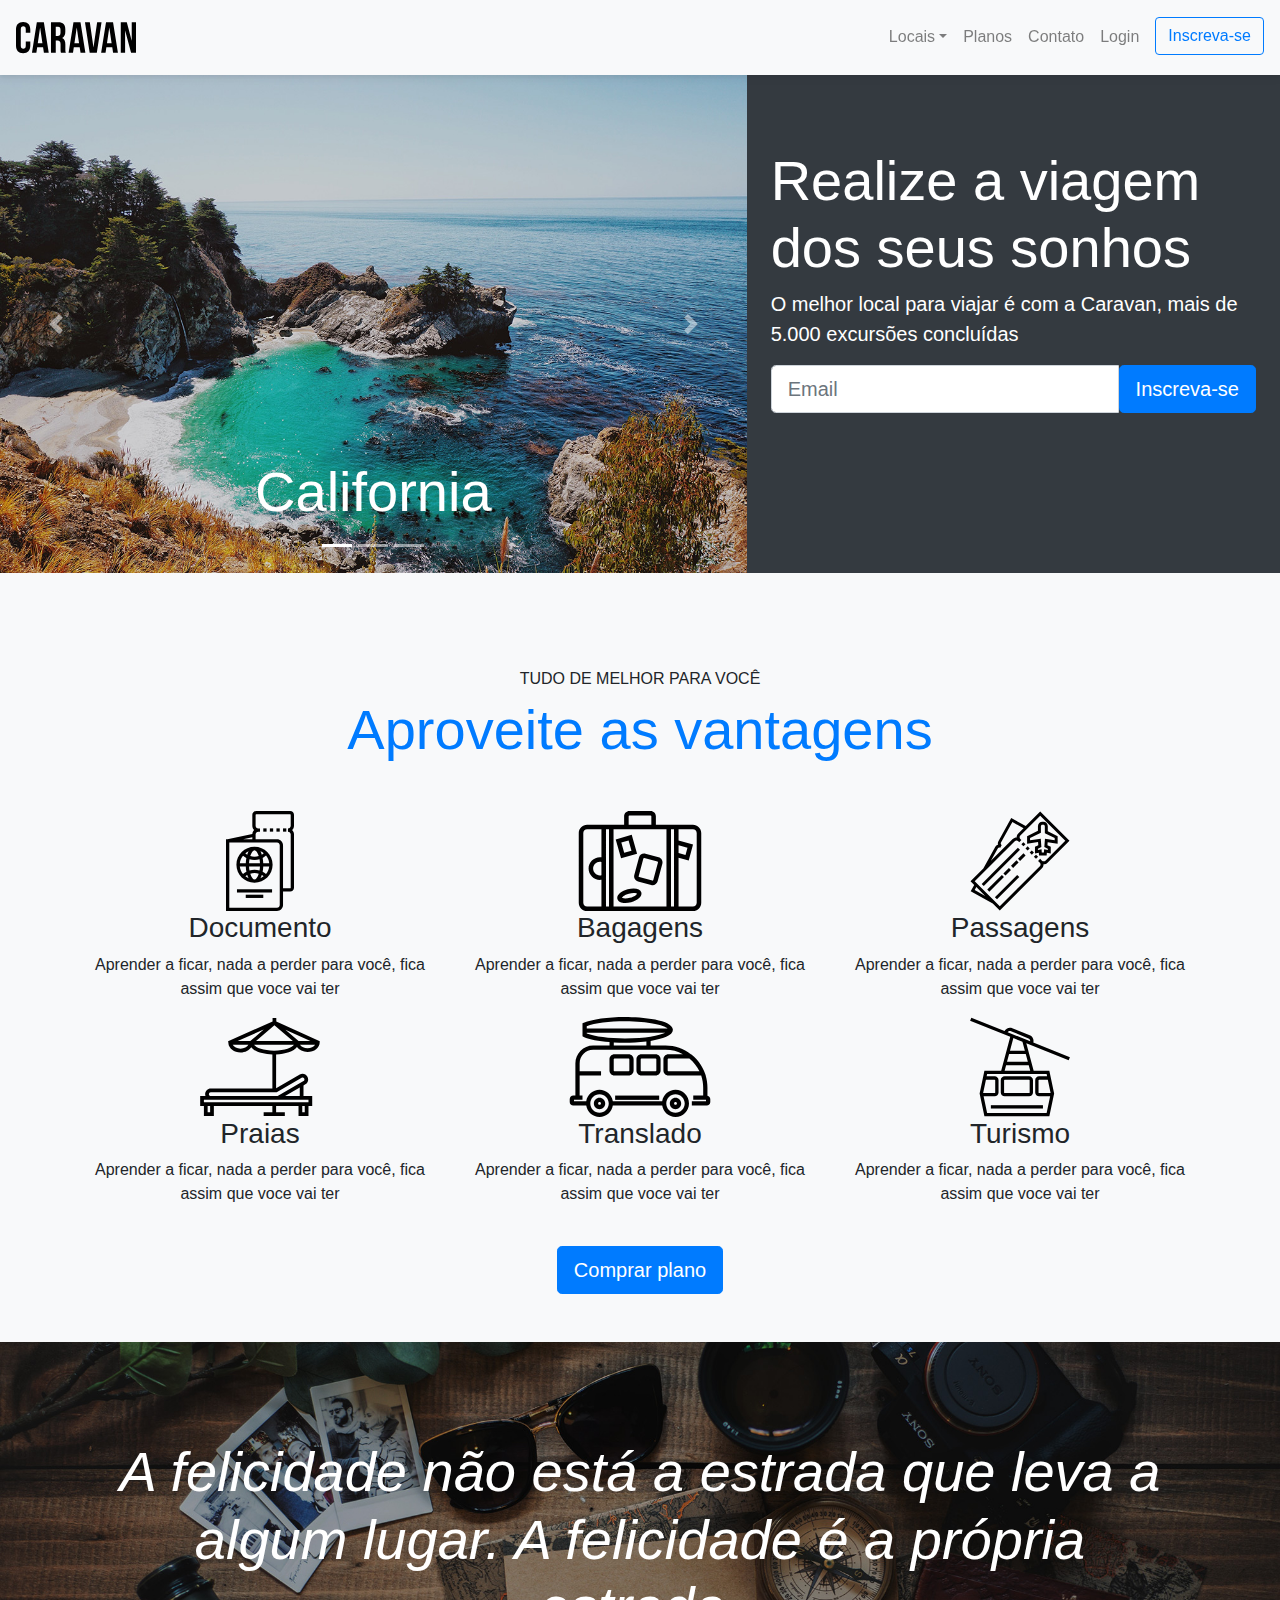
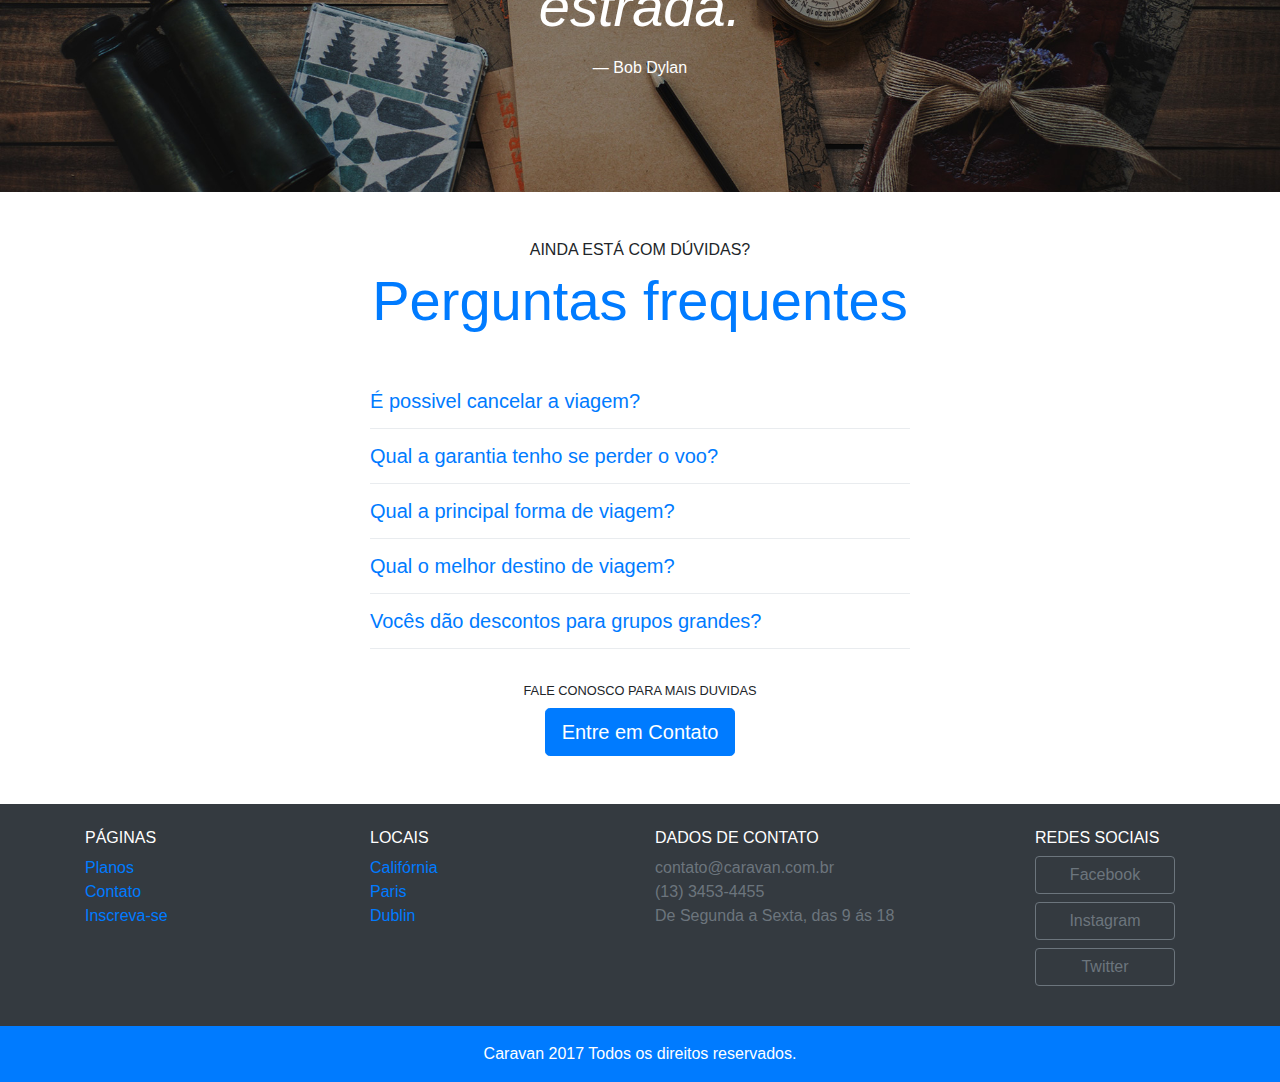
<file: index.html>
<!DOCTYPE html>
            <html lang="pt-br">
              <head>
                <meta charset="utf-8">
                <meta name="viewport" content="width=device-width, initial-scale=1, shrink-to-fit=no">
                <link rel="stylesheet" href="https://maxcdn.bootstrapcdn.com/bootstrap/4.0.0/css/bootstrap.min.css" integrity="sha384-Gn5384xqQ1aoWXA+058RXPxPg6fy4IWvTNh0E263XmFcJlSAwiGgFAW/dAiS6JXm" crossorigin="anonymous">
                <link rel="stylesheet" href="css/style.css">
                <title>Caravan</title>
              </head>
              <body>

           <!-- Modal -->
        <div class="modal fade" id="modalLogin" tabindex="-1" role="dialog" aria-labelledby="exampleModalLabel" aria-hidden="true">
          <div class="modal-dialog" role="document">
            <div class="modal-content">
              <div class="modal-header">
                <h5 class="modal-title" id="exampleModalLabel">Entre na sua conta</h5>
                <button type="button" class="close" data-dismiss="modal" aria-label="Close">
                  <span aria-hidden="true">&times;</span>
                </button>
              </div>
              <div class="modal-body">
                <form>
              <div class="form-group">
                <label for="formGroupExampleInput">Email</label>
                <input type="text" class="form-control" id="email" >
              </div>
              <div class="form-group">
                <label for="formGroupExampleInput2">Senha</label>
                <input type="password" class="form-control" id="senha">
              </div>
                <button type="submit" class="btn btn-primary">Entrar na conta</button>

                  <small class="form-text text-muted">Esqueceu a senha?<a href="">Clique aqui</a></small>
            </form>

              </div>


            </div>
          </div>
        </div>
           <!-- FECHA MODAL -->

            <nav class="navbar navbar-expand-md navbar-light bg-light fixed-top py-3 box-shadow">
                <a href="index.html" class="navbar-brand">
                    <img src="img/caravan.svg" alt="Marca">
                </a>
                <button class="navbar-toggler" type="button" data-toggle="collapse" data-target="#navbarSupportedContent" aria-controls="navbarSupportedContent" aria-expanded="false" aria-label="Toggle navigation">
                    <span class="navbar-toggler-icon"></span>
                </button>

                  <div class="collapse navbar-collapse" id="navbarSupportedContent">
                      <ul class="navbar-nav ml-auto">
                          <li class="nav-item dropdown">
                              <a class="nav-link dropdown-toggle" href="#" id="navbarDropdown" role="button" data-toggle="dropdown" aria-haspopup="true" aria-expanded="false">Locais</a>
                              <div class="dropdown-menu" aria-labelledby="navbarDropdown">
                              <a class="dropdown-item" href="#"></a>
                              <a class="dropdown-item" href="local.html">California</a>
                                <a class="dropdown-item" href="local.html">Paris</a>
                                <a class="dropdown-item" href="local.html">Dubai</a>
                            </div>
                          </li>
                          <li class="nav-item">
                              <a class="nav-link" href="planos.html">Planos</a>
                          </li>
                          <li class="nav-item">
                              <a class="nav-link" href="contato.html">Contato</a>
                          </li>
                          <li class="nav-item">
                              <a class="nav-link" href="#" data-toggle="modal" data-target="#modalLogin">Login</a>
                          </li>
                          <li class="nav-item">
                              <a class="btn btn-outline-primary ml-md-2" href="inscrição.html">Inscreva-se</a>
                          </li>
                      </ul>
                </div>
            </nav>

            <section class="container-fluid">
                <div class="row bg-dark text-white">
                    <div class="col-lg-7 p-0">
                        <div id="carouselExampleIndicators" class="carousel slide " data-ride="carousel">
                      <ol class="carousel-indicators">
                        <li data-target="#carouselExampleIndicators" data-slide-to="0" class="active"></li>
                        <li data-target="#carouselExampleIndicators" data-slide-to="1"></li>
                        <li data-target="#carouselExampleIndicators" data-slide-to="2"></li>
                      </ol>
                      <div class="carousel-inner">
                        <div class="carousel-item active">
                          <img class="d-block w-100" src="img/california.jpg" alt="California">
                          <div class="carousel-caption">
                              <h3 class="display-4">California</h3>
                          </div>
                        </div>
                        <div class="carousel-item">
                          <img class="d-block w-100" src="img/paris.jpg" alt="Paris">
                           <div class="carousel-caption">
                              <h3 class="display-4">Paris</h3>
                          </div>
                        </div>
                        <div class="carousel-item">
                          <img class="d-block w-100" src="img/dublin.jpg" alt="Dublin">
                           <div class="carousel-caption">
                              <h3 class="display-4">Dublin</h3>
                          </div>
                        </div>
                      </div>
                      <a class="carousel-control-prev" href="#carouselExampleIndicators" role="button" data-slide="prev">
                        <span class="carousel-control-prev-icon" aria-hidden="true"></span>
                        <span class="sr-only"></span>
                      </a>
                      <a class="carousel-control-next" href="#carouselExampleIndicators" role="button" data-slide="next">
                        <span class="carousel-control-next-icon" aria-hidden="true"></span>
                        <span class="sr-only"></span>
                      </a>
                    </div>        
                    </div>
                    <div class="col-lg-5 p-4 my-5">
                        <h1 class="display-4">Realize a viagem dos seus sonhos</h1>
                        <p class="lead">O melhor local para viajar é com a Caravan, mais de 5.000 excursões concluídas</p>
                        <form action="">
                            <div class="input-group input-group-lg">
                                <input type="text" class="form-control " placeholder="Email" aria-label="Email" aria-describedby="basic-addon2">
                                  <span class="input-group-btn">
                                    <button class="btn btn-primary btn-lg" type="button">Inscreva-se</button>
                                  </span>
                            </div>
                        </form>
                    </div>
                </div>
            </section>

            <section class="py-5 bg-light text-center">
                <div class="container"> 
                   <div class="my-5">
                    <span class="h6 d-block">TUDO DE MELHOR PARA VOCÊ</span>
                    <h2 class="display-4  text-primary">Aproveite as vantagens</h2>
                    </div>
                       <div class="row">
                        <div class="col-xl-4 col-md-6">
                            <div class="d-flex justify-content-center icone">
                            <img src="img/icones/passaporte.svg" alt="">
                            </div>
                            <h3>Documento</h3>
                            <p>Aprender a ficar, nada a perder para você, fica assim que voce vai ter</p>
                        </div>
                        <div class="col-xl-4 col-md-6">
                            <div class="d-flex justify-content-center icone">
                            <img src="img/icones/bagagens.svg" alt="">
                            </div>
                            <h3>Bagagens</h3>
                            <p>Aprender a ficar, nada a perder para você, fica assim que voce vai ter</p>
                        </div>
                        <div class="col-xl-4 col-md-6">
                            <div class="d-flex justify-content-center icone">
                            <img src="img/icones/passagens.svg" alt="">
                            </div>
                            <h3>Passagens</h3>
                            <p>Aprender a ficar, nada a perder para você, fica assim que voce vai ter</p>
                        </div>
                        <div class="col-xl-4 col-md-6">
                           <div class="d-flex justify-content-center icone">
                            <img src="img/icones/praias.svg" alt="">
                            </div>
                            <h3>Praias</h3>
                            <p>Aprender a ficar, nada a perder para você, fica assim que voce vai ter</p>
                        </div>
                        <div class="col-xl-4 col-md-6">
                           <div class="d-flex justify-content-center icone">
                            <img src="img/icones/translado.svg" alt="">
                            </div>
                            <h3>Translado</h3>
                            <p>Aprender a ficar, nada a perder para você, fica assim que voce vai ter</p>
                        </div>
                        <div class="col-xl-4 col-md-6">
                           <div class="d-flex justify-content-center icone">
                            <img src="img/icones/turismo.svg" alt="">
                            </div>
                            <h3>Turismo</h3>
                            <p>Aprender a ficar, nada a perder para você, fica assim que voce vai ter</p>
                        </div>
                    </div>
                    <a href="planos.html" class="btn btn-primary btn-lg mt-4">Comprar plano</a>
                </div>
            </section>

            <section id="home-quote" class="p-md-5">
                <blockquote class="blockquote text-center text-white  p-md-5 p-3">
                    <p class="display-4"><em>A felicidade não está a estrada que leva a algum lugar. A felicidade é a própria estrada.</em></p>
                    <footer class="blockquote-footer text-white">Bob Dylan</footer>
                </blockquote>
            </section>

            <section class="container">
                 <div class="my-5 text-center">
                    <span class="h6 d-block">AINDA ESTÁ COM DÚVIDAS?</span>
                    <h2 class="display-4  text-primary">Perguntas frequentes</h2>
                    </div>
                    <div class="row justify-content-center">
                        <div class="col-md-6" id="perguntasFrequentes" data-children=".pergunta">
                           <div class="pergunta py-1">
                               <a class="lead" data-toggle="collapse" data-parent="#perguntasFrequentes" href="#pergunta1" aria-expanded="true" aria-controls="#pergunta1">É possivel cancelar a viagem?</a>
                               <div id="pergunta1" class="collapse" role="tabpanel">
                                   <p >No mundo atual, a percepção das dificuldades afeta positivamente a correta previsão das regras de conduta normativas.No mundo atual, a percepção das dificuldades afeta positivamente a correta previsão das regras de conduta normativas.</p>
                               </div>
                           </div>
                           <div class="dropdown-divider"></div>
                           <div class="pergunta py-1">
                               <a class="lead" data-toggle="collapse" data-parent="#perguntasFrequentes" href="#pergunta2">Qual a garantia tenho se perder o voo?</a>
                               <div id="pergunta2" class="collapse" role="tabpanel">
                                   <p class="">No mundo atual, a percepção das dificuldades afeta positivamente a correta previsão das regras de conduta normativas.No mundo atual, a percepção das dificuldades afeta positivamente a correta previsão das regras de conduta normativas.</p>
                               </div>
                           </div>
                           <div class="dropdown-divider"></div>
                           <div class="pergunta py-1">
                               <a class="lead" data-toggle="collapse" data-parent="#perguntasFrequentes" href="#pergunta3">Qual a principal forma de viagem?</a>
                               <div id="pergunta3" class="collapse" role="tabpanel">
                                   <p class="">No mundo atual, a percepção das dificuldades afeta positivamente a correta previsão das regras de conduta normativas.No mundo atual, a percepção das dificuldades afeta positivamente a correta previsão das regras de conduta normativas.</p>
                               </div>
                           </div>
                           <div class="dropdown-divider"></div>
                           <div class="pergunta py-1">
                               <a class="lead" data-toggle="collapse" data-parent="#perguntasFrequentes" href="#pergunta4">Qual o melhor destino de viagem?</a>
                               <div id="pergunta4" class="collapse" role="tabpanel">
                                   <p class="">No mundo atual, a percepção das dificuldades afeta positivamente a correta previsão das regras de conduta normativas.No mundo atual, a percepção das dificuldades afeta positivamente a correta previsão das regras de conduta normativas.</p>
                               </div>
                           </div>
                           <div class="dropdown-divider"></div>
                           <div class="pergunta py-1">
                               <a class="lead" data-toggle="collapse" data-parent="#perguntasFrequentes" href="#pergunta5">Vocês dão descontos para grupos grandes?</a>
                               <div id="pergunta5" class="collapse" role="tabpanel">
                                   <p class="">No mundo atual, a percepção das dificuldades afeta positivamente a correta previsão das regras de conduta normativas.No mundo atual, a percepção das dificuldades afeta positivamente a correta previsão das regras de conduta normativas.</p>
                               </div>
                           </div>
                        <div class="dropdown-divider"></div>
                        </div>
                    </div>
                     <div class="text-center my-4">
                         <p class="small m-0">FALE CONOSCO PARA MAIS DUVIDAS</p>
                         <a class="btn btn-primary btn-lg mt-2" href="contato.html">Entre em Contato</a>
                     </div>
            </section>

            <footer  class="bg-dark text-white py-4 mt-5">
                <div class="container">
                    <div class="row">
                        <div class="col-md-3 col-6">
                            <h4 class="h6">PÁGINAS</h4>
                            <ul class="list-unstyled">
                                <li><a href="planos.html">Planos</a></li>
                                <li><a href="contato.html">Contato</a></li>
                                <li><a href="inscricao.html">Inscreva-se</a></li>
                            </ul>
                        </div>
                         <div class="col-md-3 col-6">
                            <h4 class="h6">LOCAIS</h4>
                            <ul class="list-unstyled">
                                <li><a href="local.html">Califórnia</a></li>
                                <li><a href="local.html">Paris</a></li>
                                <li><a href="local.html">Dublin</a></li>
                            </ul>
                        </div>
                        <div class="col-md-4 col-6">
                            <h4 class="h6">DADOS DE CONTATO</h4>
                            <ul class="list-unstyled text-secondary">
                                <li>contato@caravan.com.br</li>
                                <li>(13) 3453-4455</li>
                                <li>De Segunda a Sexta, das 9 ás 18</li>
                            </ul>
                        </div>
                        <div class="col-md-2 col-6">
                            <h4 class="h6">REDES SOCIAIS</h4>
                            <ul class="list-unstyled btn-footer">
                                <li><a href="" class="btn btn-outline-secondary btn-block mb-2 ">Facebook</a></li>
                                <li><a href="" class="btn btn-outline-secondary btn-block mb-2 ">Instagram</a></li>
                                <li><a href="" class="btn btn-outline-secondary btn-block mb-2">Twitter</a></li>

                            </ul>
                        </div>
                    </div>
                </div>

            </footer>
            <div class="bg-primary text-center py-3 text-white">
                    <p class="mb-0">Caravan 2017 Todos os direitos reservados.</p>
                </div>


            <script src="https://code.jquery.com/jquery-3.2.1.slim.min.js" integrity="sha384-KJ3o2DKtIkvYIK3UENzmM7KCkRr/rE9/Qpg6aAZGJwFDMVNA/GpGFF93hXpG5KkN" crossorigin="anonymous"></script>
            <script src="https://cdnjs.cloudflare.com/ajax/libs/popper.js/1.12.9/umd/popper.min.js" integrity="sha384-ApNbgh9B+Y1QKtv3Rn7W3mgPxhU9K/ScQsAP7hUibX39j7fakFPskvXusvfa0b4Q" crossorigin="anonymous"></script>
            <script src="https://maxcdn.bootstrapcdn.com/bootstrap/4.0.0/js/bootstrap.min.js" integrity="sha384-JZR6Spejh4U02d8jOt6vLEHfe/JQGiRRSQQxSfFWpi1MquVdAyjUar5+76PVCmYl" crossorigin="anonymous"></script>
            <script type="text/javascript" src="js/app.js"></script>
          </body>
        </html>
</file>
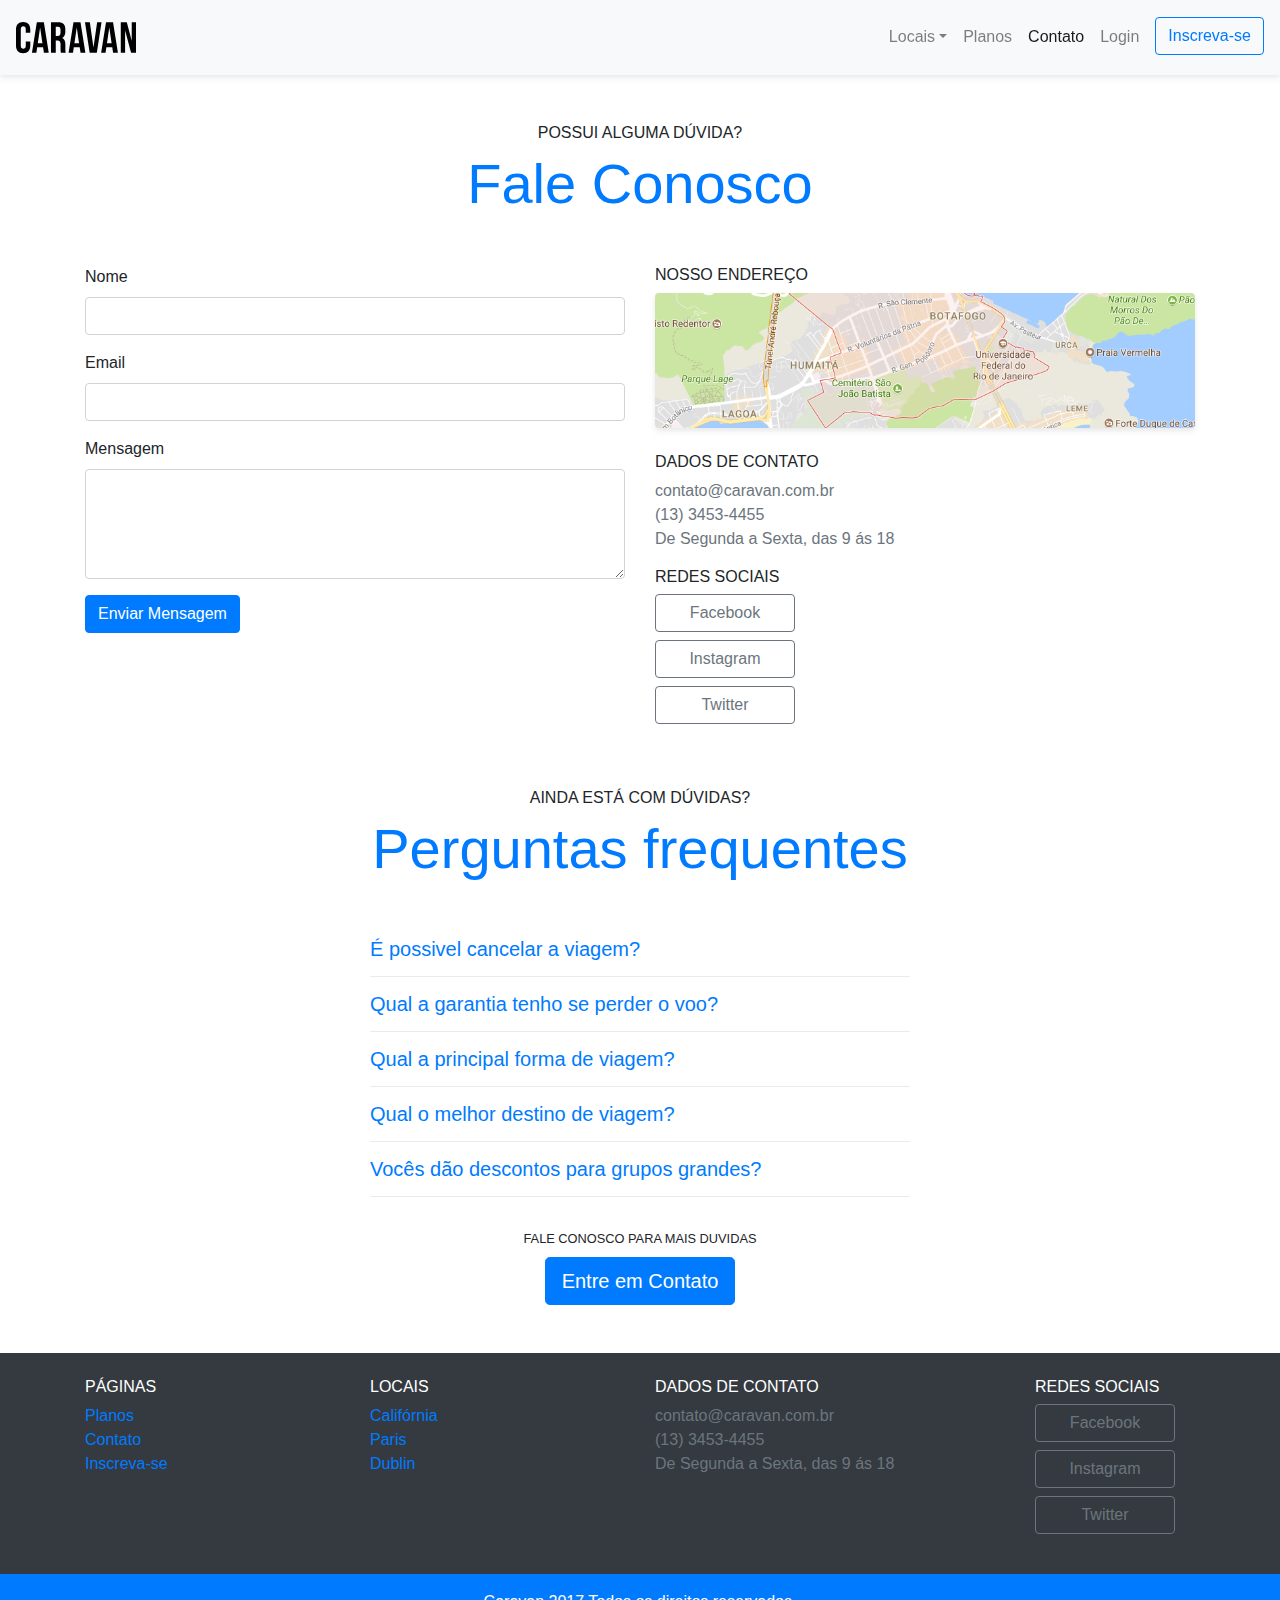
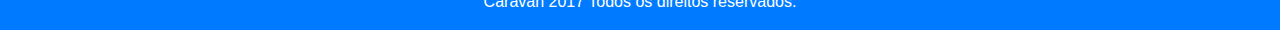
<file: contato.html>
<!DOCTYPE html>
            <html lang="pt-br">
              <head>
                <meta charset="utf-8">
                <meta name="viewport" content="width=device-width, initial-scale=1, shrink-to-fit=no">
                <link rel="stylesheet" href="https://maxcdn.bootstrapcdn.com/bootstrap/4.0.0/css/bootstrap.min.css" integrity="sha384-Gn5384xqQ1aoWXA+058RXPxPg6fy4IWvTNh0E263XmFcJlSAwiGgFAW/dAiS6JXm" crossorigin="anonymous">
                <link rel="stylesheet" href="css/style.css">
                <title>Caravan - Contato</title>
              </head>
              <body>

           <!-- Modal -->
        <div class="modal fade" id="modalLogin" tabindex="-1" role="dialog" aria-labelledby="exampleModalLabel" aria-hidden="true">
          <div class="modal-dialog" role="document">
            <div class="modal-content">
              <div class="modal-header">
                <h5 class="modal-title" id="exampleModalLabel">Entre na sua conta</h5>
                <button type="button" class="close" data-dismiss="modal" aria-label="Close">
                  <span aria-hidden="true">&times;</span>
                </button>
              </div>
              <div class="modal-body">
                <form>
              <div class="form-group">
                <label for="formGroupExampleInput">Email</label>
                <input type="text" class="form-control" id="email" >
              </div>
              <div class="form-group">
                <label for="formGroupExampleInput2">Senha</label>
                <input type="password" class="form-control" id="senha">
              </div>
                <button type="submit" class="btn btn-primary">Entrar na conta</button>

                  <small class="form-text text-muted">Esqueceu a senha?<a href="">Clique aqui</a></small>
            </form>

              </div>


            </div>
          </div>
        </div>
           <!-- FECHA MODAL -->

            <nav class="navbar navbar-expand-md navbar-light bg-light fixed-top py-3 box-shadow">
                <a href="index.html" class="navbar-brand">
                    <img src="img/caravan.svg" alt="Marca">
                </a>
                <button class="navbar-toggler" type="button" data-toggle="collapse" data-target="#navbarSupportedContent" aria-controls="navbarSupportedContent" aria-expanded="false" aria-label="Toggle navigation">
                    <span class="navbar-toggler-icon"></span>
                </button>

                  <div class="collapse navbar-collapse" id="navbarSupportedContent">
                      <ul class="navbar-nav ml-auto">
                          <li class="nav-item dropdown">
                              <a class="nav-link dropdown-toggle" href="#" id="navbarDropdown" role="button" data-toggle="dropdown" aria-haspopup="true" aria-expanded="false">Locais</a>
                              <div class="dropdown-menu" aria-labelledby="navbarDropdown">
                              <a class="dropdown-item" href="#"></a>
                              <a class="dropdown-item" href="local.html">California</a>
                                <a class="dropdown-item" href="local.html">Paris</a>
                                <a class="dropdown-item" href="local.html">Dubai</a>
                            </div>
                          </li>
                          <li class="nav-item">
                              <a class="nav-link" href="planos.html">Planos</a>
                          </li>
                          <li class="nav-item">
                              <a class="nav-link active" href="contato.html">Contato</a>
                          </li>
                          <li class="nav-item">
                              <a class="nav-link" href="#" data-toggle="modal" data-target="#modalLogin">Login</a>
                          </li>
                          <li class="nav-item">
                              <a class="btn btn-outline-primary ml-md-2" href="inscricao.html">Inscreva-se</a>
                          </li>
                      </ul>
                </div>
            </nav>


            <section class="container">
                <div class="my-5 text-center"> 
                    <span class="h6 d-block">POSSUI ALGUMA DÚVIDA?</span>
                    <h2 class="display-4  text-primary">Fale Conosco</h2>
                    </div>
                    <div class="row">
                        <div class="col-lg">
                            <form action="" class="" class="bg-light box-shadow p-4">
                                <div class="form-group">
                                    <label for="exampleInputEmail1">Nome</label>
                                    <input type="text" class="form-control" id="exampleInputEmail1" aria-describedby="emailHelp">
                                  </div>
                                  <div class="form-group">
                                    <label for="exampleInputPassword1">Email</label>
                                    <input type="email" class="form-control" id="exampleInputPassword1">
                                  </div>
                                      <div class="form-group">
                                    <label for="exampleFormControlTextarea1">Mensagem</label>
                                    <textarea class="form-control" id="exampleFormControlTextarea1" rows="4"></textarea>
                                  </div>
                                  <button type="submit" class="btn btn-primary">Enviar Mensagem</button>
                            </form>
                        </div>
                        <div class="col-lg">
                            <h2 class="h6">NOSSO ENDEREÇO</h2>
                            <a href="#"><img  class="img-fluid box-shadow rounded mb-4" src="img/mapa.png" alt="Endereço da empresa"></a>
                        
                            <h4 class="h6">DADOS DE CONTATO</h4>
                            <ul class="list-unstyled text-secondary">
                                <li>contato@caravan.com.br</li>
                                <li>(13) 3453-4455</li>
                                <li>De Segunda a Sexta, das 9 ás 18</li>
                            </ul>
                               
                            <h4 class="h6">REDES SOCIAIS</h4>
                
                            <ul class="list-unstyled btn-footer">
                                <li><a href="" class="btn btn-outline-secondary btn-block mb-2 ">Facebook</a></li>
                                <li><a href="" class="btn btn-outline-secondary btn-block mb-2 ">Instagram</a></li>
                                <li><a href="" class="btn btn-outline-secondary btn-block mb-2">Twitter</a></li>
                            </ul>  
                        </div>
                    </div>
            </section>

         

            <section class="container">
                 <div class="my-5 text-center">
                    <span class="h6 d-block">AINDA ESTÁ COM DÚVIDAS?</span>
                    <h2 class="display-4  text-primary">Perguntas frequentes</h2>
                    </div>
                    <div class="row justify-content-center">
                        <div class="col-md-6" id="perguntasFrequentes" data-children=".pergunta">
                           <div class="pergunta py-1">
                               <a class="lead" data-toggle="collapse" data-parent="#perguntasFrequentes" href="#pergunta1" aria-expanded="true" aria-controls="#pergunta1">É possivel cancelar a viagem?</a>
                               <div id="pergunta1" class="collapse" role="tabpanel">
                                   <p >No mundo atual, a percepção das dificuldades afeta positivamente a correta previsão das regras de conduta normativas.No mundo atual, a percepção das dificuldades afeta positivamente a correta previsão das regras de conduta normativas.</p>
                               </div>
                           </div>
                           <div class="dropdown-divider"></div>
                           <div class="pergunta py-1">
                               <a class="lead" data-toggle="collapse" data-parent="#perguntasFrequentes" href="#pergunta2">Qual a garantia tenho se perder o voo?</a>
                               <div id="pergunta2" class="collapse" role="tabpanel">
                                   <p class="">No mundo atual, a percepção das dificuldades afeta positivamente a correta previsão das regras de conduta normativas.No mundo atual, a percepção das dificuldades afeta positivamente a correta previsão das regras de conduta normativas.</p>
                               </div>
                           </div>
                           <div class="dropdown-divider"></div>
                           <div class="pergunta py-1">
                               <a class="lead" data-toggle="collapse" data-parent="#perguntasFrequentes" href="#pergunta3">Qual a principal forma de viagem?</a>
                               <div id="pergunta3" class="collapse" role="tabpanel">
                                   <p class="">No mundo atual, a percepção das dificuldades afeta positivamente a correta previsão das regras de conduta normativas.No mundo atual, a percepção das dificuldades afeta positivamente a correta previsão das regras de conduta normativas.</p>
                               </div>
                           </div>
                           <div class="dropdown-divider"></div>
                           <div class="pergunta py-1">
                               <a class="lead" data-toggle="collapse" data-parent="#perguntasFrequentes" href="#pergunta4">Qual o melhor destino de viagem?</a>
                               <div id="pergunta4" class="collapse" role="tabpanel">
                                   <p class="">No mundo atual, a percepção das dificuldades afeta positivamente a correta previsão das regras de conduta normativas.No mundo atual, a percepção das dificuldades afeta positivamente a correta previsão das regras de conduta normativas.</p>
                               </div>
                           </div>
                           <div class="dropdown-divider"></div>
                           <div class="pergunta py-1">
                               <a class="lead" data-toggle="collapse" data-parent="#perguntasFrequentes" href="#pergunta5">Vocês dão descontos para grupos grandes?</a>
                               <div id="pergunta5" class="collapse" role="tabpanel">
                                   <p class="">No mundo atual, a percepção das dificuldades afeta positivamente a correta previsão das regras de conduta normativas.No mundo atual, a percepção das dificuldades afeta positivamente a correta previsão das regras de conduta normativas.</p>
                               </div>
                           </div>
                        <div class="dropdown-divider"></div>
                        </div>
                    </div>
                     <div class="text-center my-4">
                         <p class="small m-0">FALE CONOSCO PARA MAIS DUVIDAS</p>
                         <a class="btn btn-primary btn-lg mt-2" href="contato.html">Entre em Contato</a>
                     </div>
            </section>

            <footer  class="bg-dark text-white py-4 mt-5">
                <div class="container">
                    <div class="row">
                        <div class="col-md-3 col-6">
                            <h4 class="h6">PÁGINAS</h4>
                            <ul class="list-unstyled">
                                <li><a href="planos.html">Planos</a></li>
                                <li><a href="contato.html">Contato</a></li>
                                <li><a href="inscricao.html">Inscreva-se</a></li>
                            </ul>
                        </div>
                         <div class="col-md-3 col-6">
                            <h4 class="h6">LOCAIS</h4>
                            <ul class="list-unstyled">
                                <li><a href="local.html">Califórnia</a></li>
                                <li><a href="local.html">Paris</a></li>
                                <li><a href="local.html">Dublin</a></li>
                            </ul>
                        </div>
                        <div class="col-md-4 col-6">
                            <h4 class="h6">DADOS DE CONTATO</h4>
                            <ul class="list-unstyled text-secondary">
                                <li>contato@caravan.com.br</li>
                                <li>(13) 3453-4455</li>
                                <li>De Segunda a Sexta, das 9 ás 18</li>
                            </ul>
                        </div>
                        <div class="col-md-2 col-6">
                            <h4 class="h6">REDES SOCIAIS</h4>
                            <ul class="list-unstyled btn-footer">
                                <li><a href="" class="btn btn-outline-secondary btn-block mb-2 ">Facebook</a></li>
                                <li><a href="" class="btn btn-outline-secondary btn-block mb-2 ">Instagram</a></li>
                                <li><a href="" class="btn btn-outline-secondary btn-block mb-2">Twitter</a></li>

                            </ul>
                        </div>
                    </div>
                </div>

            </footer>
            <div class="bg-primary text-center py-3 text-white">
                    <p class="mb-0">Caravan 2017 Todos os direitos reservados.</p>
                </div>


            <script src="https://code.jquery.com/jquery-3.2.1.slim.min.js" integrity="sha384-KJ3o2DKtIkvYIK3UENzmM7KCkRr/rE9/Qpg6aAZGJwFDMVNA/GpGFF93hXpG5KkN" crossorigin="anonymous"></script>
            <script src="https://cdnjs.cloudflare.com/ajax/libs/popper.js/1.12.9/umd/popper.min.js" integrity="sha384-ApNbgh9B+Y1QKtv3Rn7W3mgPxhU9K/ScQsAP7hUibX39j7fakFPskvXusvfa0b4Q" crossorigin="anonymous"></script>
            <script src="https://maxcdn.bootstrapcdn.com/bootstrap/4.0.0/js/bootstrap.min.js" integrity="sha384-JZR6Spejh4U02d8jOt6vLEHfe/JQGiRRSQQxSfFWpi1MquVdAyjUar5+76PVCmYl" crossorigin="anonymous"></script>
            <script type="text/javascript" src="js/app.js"></script>
          </body>
        </html>
</file>
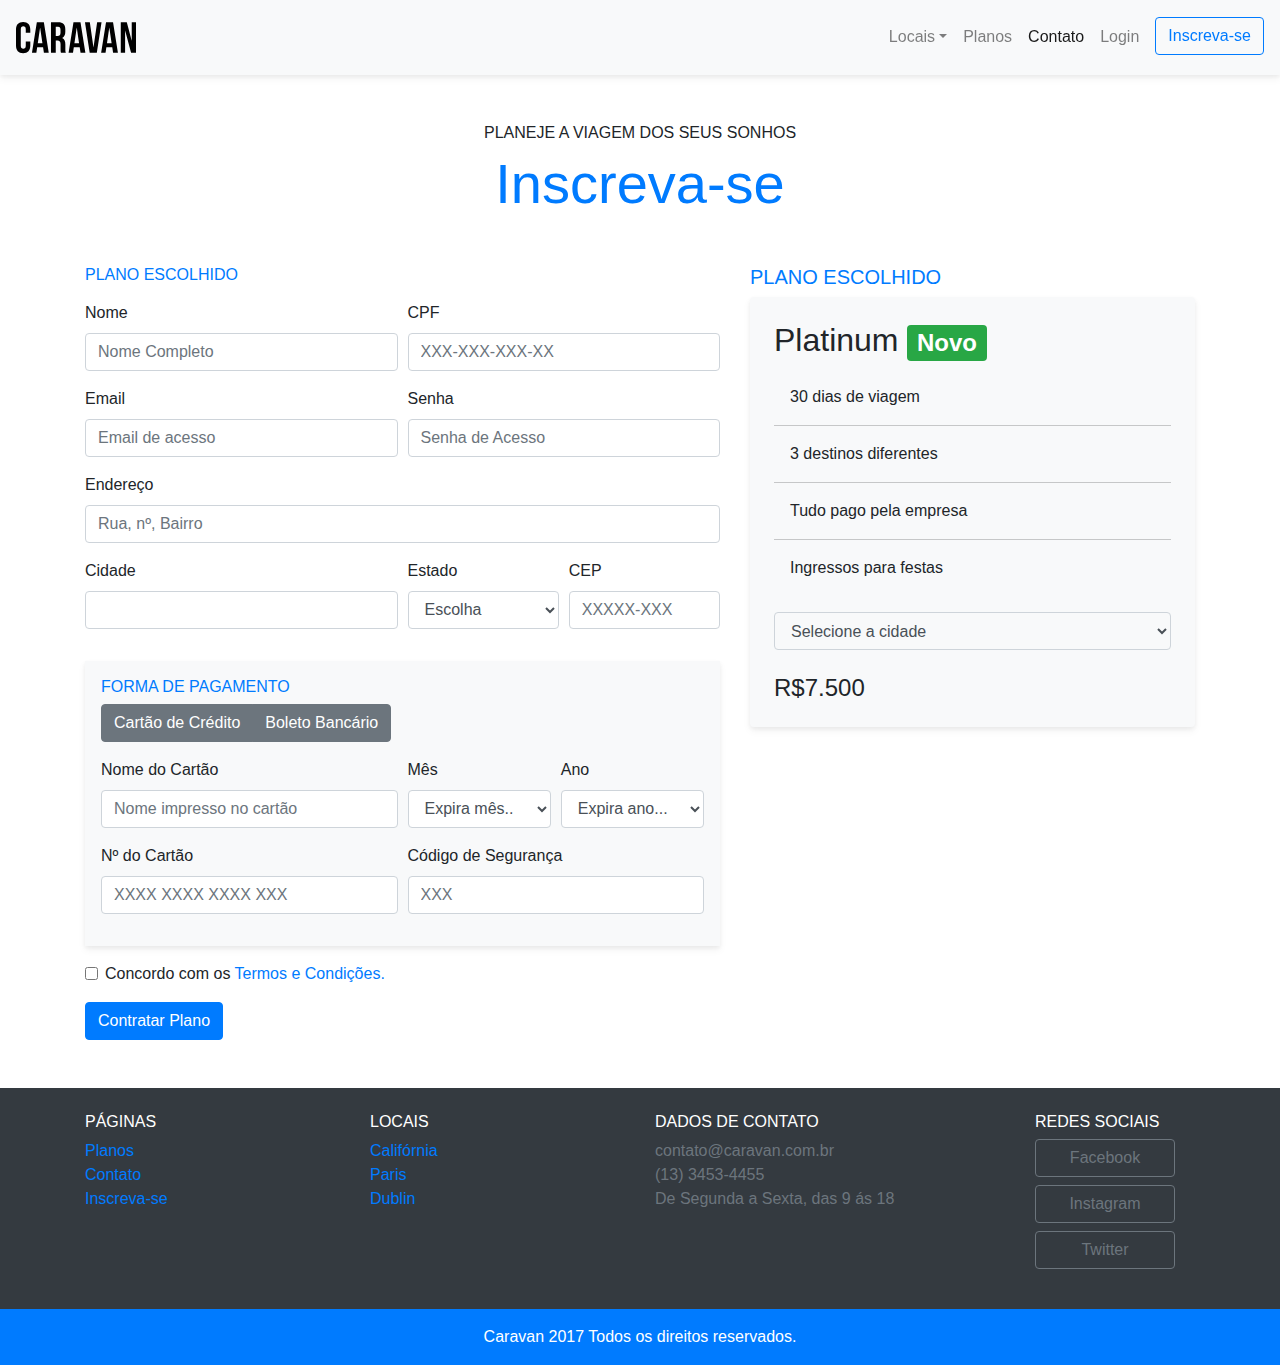
<file: inscricao.html>
<!DOCTYPE html>
            <html lang="pt-br">
              <head>
                <meta charset="utf-8">
                <meta name="viewport" content="width=device-width, initial-scale=1, shrink-to-fit=no">
                <link rel="stylesheet" href="https://maxcdn.bootstrapcdn.com/bootstrap/4.0.0/css/bootstrap.min.css" integrity="sha384-Gn5384xqQ1aoWXA+058RXPxPg6fy4IWvTNh0E263XmFcJlSAwiGgFAW/dAiS6JXm" crossorigin="anonymous">
                <link rel="stylesheet" href="css/style.css">
                <title>Caravan - Contato</title>
              </head>
              <body>

           <!-- Modal -->
        <div class="modal fade" id="modalLogin" tabindex="-1" role="dialog" aria-labelledby="exampleModalLabel" aria-hidden="true">
          <div class="modal-dialog" role="document">
            <div class="modal-content">
              <div class="modal-header">
                <h5 class="modal-title" id="exampleModalLabel">Entre na sua conta</h5>
                <button type="button" class="close" data-dismiss="modal" aria-label="Close">
                  <span aria-hidden="true">&times;</span>
                </button>
              </div>
              <div class="modal-body">
                <form>
              <div class="form-group">
                <label for="formGroupExampleInput">Email</label>
                <input type="text" class="form-control" id="email" >
              </div>
              <div class="form-group">
                <label for="formGroupExampleInput2">Senha</label>
                <input type="password" class="form-control" id="senha">
              </div>
                <button type="submit" class="btn btn-primary">Entrar na conta</button>

                  <small class="form-text text-muted">Esqueceu a senha?<a href="">Clique aqui</a></small>
            </form>

              </div>


            </div>
          </div>
        </div>
           <!-- FECHA MODAL -->

            <nav class="navbar navbar-expand-md navbar-light bg-light fixed-top py-3 box-shadow">
                <a href="index.html" class="navbar-brand">
                    <img src="img/caravan.svg" alt="Marca">
                </a>
                <button class="navbar-toggler" type="button" data-toggle="collapse" data-target="#navbarSupportedContent" aria-controls="navbarSupportedContent" aria-expanded="false" aria-label="Toggle navigation">
                    <span class="navbar-toggler-icon"></span>
                </button>

                  <div class="collapse navbar-collapse" id="navbarSupportedContent">
                      <ul class="navbar-nav ml-auto">
                          <li class="nav-item dropdown">
                              <a class="nav-link dropdown-toggle" href="#" id="navbarDropdown" role="button" data-toggle="dropdown" aria-haspopup="true" aria-expanded="false">Locais</a>
                              <div class="dropdown-menu" aria-labelledby="navbarDropdown">
                              <a class="dropdown-item" href="#"></a>
                              <a class="dropdown-item" href="local.html">California</a>
                                <a class="dropdown-item" href="local.html">Paris</a>
                                <a class="dropdown-item" href="local.html">Dubai</a>
                            </div>
                          </li>
                          <li class="nav-item">
                              <a class="nav-link" href="planos.html">Planos</a>
                          </li>
                          <li class="nav-item">
                              <a class="nav-link active" href="contato.html">Contato</a>
                          </li>
                          <li class="nav-item">
                              <a class="nav-link" href="#" data-toggle="modal" data-target="#modalLogin">Login</a>
                          </li>
                          <li class="nav-item">
                              <a class="btn btn-outline-primary ml-md-2" href="inscricao.html">Inscreva-se</a>
                          </li>
                      </ul>
                </div>
            </nav>



                <div class="my-5 text-center"> 
                    <span class="h6 d-block">PLANEJE A VIAGEM DOS SEUS SONHOS</span>
                    <h2 class="display-4  text-primary">Inscreva-se</h2>
                    </div>
                    
                    <section class="container">
                        <div class="row">
                            <div class="col-md-7">
                               <h2 class="h6 text-primary mb-3"> PLANO ESCOLHIDO</h2>
                                <form>
                                  <div class="form-row">
                                    <div class="form-group col-md-6">
                                      <label for="inputEmail4">Nome</label>
                                      <input type="email" class="form-control" id="inputEmail4" placeholder="Nome Completo">
                                    </div>
                                    <div class="form-group col-md-6">
                                      <label for="inputPassword4">CPF</label>
                                      <input type="password" class="form-control" id="inputPassword4" placeholder="XXX-XXX-XXX-XX">
                                    </div>
                                  </div>
                                  <div class="form-row">
                                  <div class="form-group col-md-6">
                                    <label for="inputAddress">Email</label>
                                    <input type="email" class="form-control" id="inputAddress" placeholder="Email de acesso">
                                  </div>
                                  <div class="form-group col-md-6">
                                    <label for="inputAddress2">Senha</label>
                                    <input type="password" class="form-control" id="inputAddress2" placeholder="Senha de Acesso">
                                  </div>
                                </div>
                                <div class="form-row">
                                 <div class="form-group col-md-12 col-6">
                                    <label for="inputAddress2">Endereço</label>
                                    <input type="text" class="form-control" id="inputAddress2" placeholder="Rua, nº, Bairro">
                                  </div>
                                  
                                  
                                    <div class="form-group col">
                                      <label for="inputCity">Cidade</label>
                                      <input type="text" class="form-control" id="inputCity">
                                    </div>
                                    <div class="form-group col-md-3 col-6">
                                      <label for="inputState">Estado</label>
                                      <select id="inputState" class="form-control">
                                        <option selected>Escolha</option>
                                        <option>São Paulo</option>
                                        <option>Rio de Janeiro</option>
                                        <option>Minas Gerais</option>
                                        <option>Rio Grande do Sul</option>
                                        <option>Bahia</option>
                                        <option>Amapá</option>
                                      </select>
                                    </div>
                                    <div class="form-group col-md-3 col-6">
                                      <label for="inputZip">CEP</label>
                                      <input type="text" class="form-control" id="inputZip" placeholder="XXXXX-XXX">
                                    </div>
                                  </div>                                 
                                </form>
                                
                                <form action="" class="my-3 bg-light box-shadow p-3">
                                    <h2 class="h6 text-primary">FORMA DE PAGAMENTO</h2>
                                    <div class="btn-group mb-3" role="group" aria-label="Basic example">
                                      <button type="button" class="btn btn-secondary" id="nav-cartao-tab">Cartão de Crédito</button>
                                      <button type="button" class="btn btn-secondary" id="nav-boleto-tab">Boleto Bancário</button>
                                    </div>
                                    <div class="form-row">
                                    <div class="form-group col-md-6">
                                      <label for="inputEmail4">Nome do Cartão</label>
                                      <input type="email" class="form-control" id="inputEmail4" placeholder="Nome impresso no cartão">
                                    </div>
                                    <div class="form-group col-md-3">
                                      <label for="inputState">Mês</label>
                                      <select id="inputState" class="form-control">
                                        <option selected>Expira mês..</option>
                                        <option>São Paulo</option>
                                        <option>Rio de Janeiro</option>
                                        <option>Minas Gerais</option>
                                        <option>Rio Grande do Sul</option>
                                        <option>Bahia</option>
                                        <option>Amapá</option>
                                      </select>
                                    </div>
                                    <div class="form-group col-md-3">
                                      <label for="inputState">Ano</label>
                                      <select id="inputState" class="form-control">
                                        <option selected>Expira ano...</option>
                                        <option>São Paulo</option>
                                        <option>Rio de Janeiro</option>
                                        <option>Minas Gerais</option>
                                        <option>Rio Grande do Sul</option>
                                        <option>Bahia</option>
                                        <option>Amapá</option>
                                      </select>
                                    </div>
                                  </div>
                                  <div class="form-row">
                                      <div class="form-group col-md-6">
                                      <label for="inputEmail4">Nº do Cartão</label>
                                      <input type="email" class="form-control" id="inputEmail4" placeholder="XXXX XXXX XXXX XXX">
                                    </div>
                                    <div class="form-group col-md-6">
                                      <label for="inputEmail4">Código de Segurança</label>
                                      <input type="email" class="form-control" id="inputEmail4" placeholder="XXX">
                                    </div>
                                  </div>
                                </form>
                                <div class="form-group form-check">
                                    <input type="checkbox" class="form-check-input" id="exampleCheck1">
                                    <label class="form-check-label" for="exampleCheck1">Concordo com os <a href="" class="">Termos e Condições.</a></label>
                                  </div>
                                  <button type="submit" class="btn btn-primary">Contratar Plano</button>
                            </div>
                            
                            <div class="col-lg-5 mx-auto order-first order-lg-1 mb-5"> <!-- COLOCA ESSA DIV EM PRIMEIRO NO MOBILE -->
                            <h5 class="text-primary">PLANO ESCOLHIDO</h5>
                           <div class="bg-light rounded p-4 box-shadow">
                            <h2>Platinum <span class="badge badge-success">Novo</span></h2>
                            <ul class="lista-plano list-unstyled">
                                <li>30 dias de viagem</li>
                                <li>3 destinos diferentes</li>
                                <li>Tudo pago pela empresa</li>
                                <li>Ingressos para festas</li>
                            </ul>
                            <form action="">
                                <div class="form-group">
                                <select class="form-control bg-light" id="inputCidades">
                                  <option>Selecione a cidade</option>
                                  <option>Califórnia</option>
                                  <option>Paris</option>
                                  <option>Dublin</option>
                                </select>
                              </div>
                            </form>
                            <div class="row align-items-center mt-4">
                                <div class="col">
                                    <span class="h4">R$7.500</span>
                                </div>
                            </div>
                            </div>
                        </div>
                        </div>
                    </section>
                    

         



            <footer  class="bg-dark text-white py-4 mt-5">
                <div class="container">
                    <div class="row">
                        <div class="col-md-3 col-6">
                            <h4 class="h6">PÁGINAS</h4>
                            <ul class="list-unstyled">
                                <li><a href="planos.html">Planos</a></li>
                                <li><a href="contato.html">Contato</a></li>
                                <li><a href="inscricao.html">Inscreva-se</a></li>
                            </ul>
                        </div>
                         <div class="col-md-3 col-6">
                            <h4 class="h6">LOCAIS</h4>
                            <ul class="list-unstyled">
                                <li><a href="local.html">Califórnia</a></li>
                                <li><a href="local.html">Paris</a></li>
                                <li><a href="local.html">Dublin</a></li>
                            </ul>
                        </div>
                        <div class="col-md-4 col-6">
                            <h4 class="h6">DADOS DE CONTATO</h4>
                            <ul class="list-unstyled text-secondary">
                                <li>contato@caravan.com.br</li>
                                <li>(13) 3453-4455</li>
                                <li>De Segunda a Sexta, das 9 ás 18</li>
                            </ul>
                        </div>
                        <div class="col-md-2 col-6">
                            <h4 class="h6">REDES SOCIAIS</h4>
                            <ul class="list-unstyled btn-footer">
                                <li><a href="" class="btn btn-outline-secondary btn-block mb-2 ">Facebook</a></li>
                                <li><a href="" class="btn btn-outline-secondary btn-block mb-2 ">Instagram</a></li>
                                <li><a href="" class="btn btn-outline-secondary btn-block mb-2">Twitter</a></li>

                            </ul>
                        </div>
                    </div>
                </div>

            </footer>
            <div class="bg-primary text-center py-3 text-white">
                    <p class="mb-0">Caravan 2017 Todos os direitos reservados.</p>
                </div>


            <script src="https://code.jquery.com/jquery-3.2.1.slim.min.js" integrity="sha384-KJ3o2DKtIkvYIK3UENzmM7KCkRr/rE9/Qpg6aAZGJwFDMVNA/GpGFF93hXpG5KkN" crossorigin="anonymous"></script>
            <script src="https://cdnjs.cloudflare.com/ajax/libs/popper.js/1.12.9/umd/popper.min.js" integrity="sha384-ApNbgh9B+Y1QKtv3Rn7W3mgPxhU9K/ScQsAP7hUibX39j7fakFPskvXusvfa0b4Q" crossorigin="anonymous"></script>
            <script src="https://maxcdn.bootstrapcdn.com/bootstrap/4.0.0/js/bootstrap.min.js" integrity="sha384-JZR6Spejh4U02d8jOt6vLEHfe/JQGiRRSQQxSfFWpi1MquVdAyjUar5+76PVCmYl" crossorigin="anonymous"></script>
            <script type="text/javascript" src="js/app.js"></script>
          </body>
        </html>
</file>
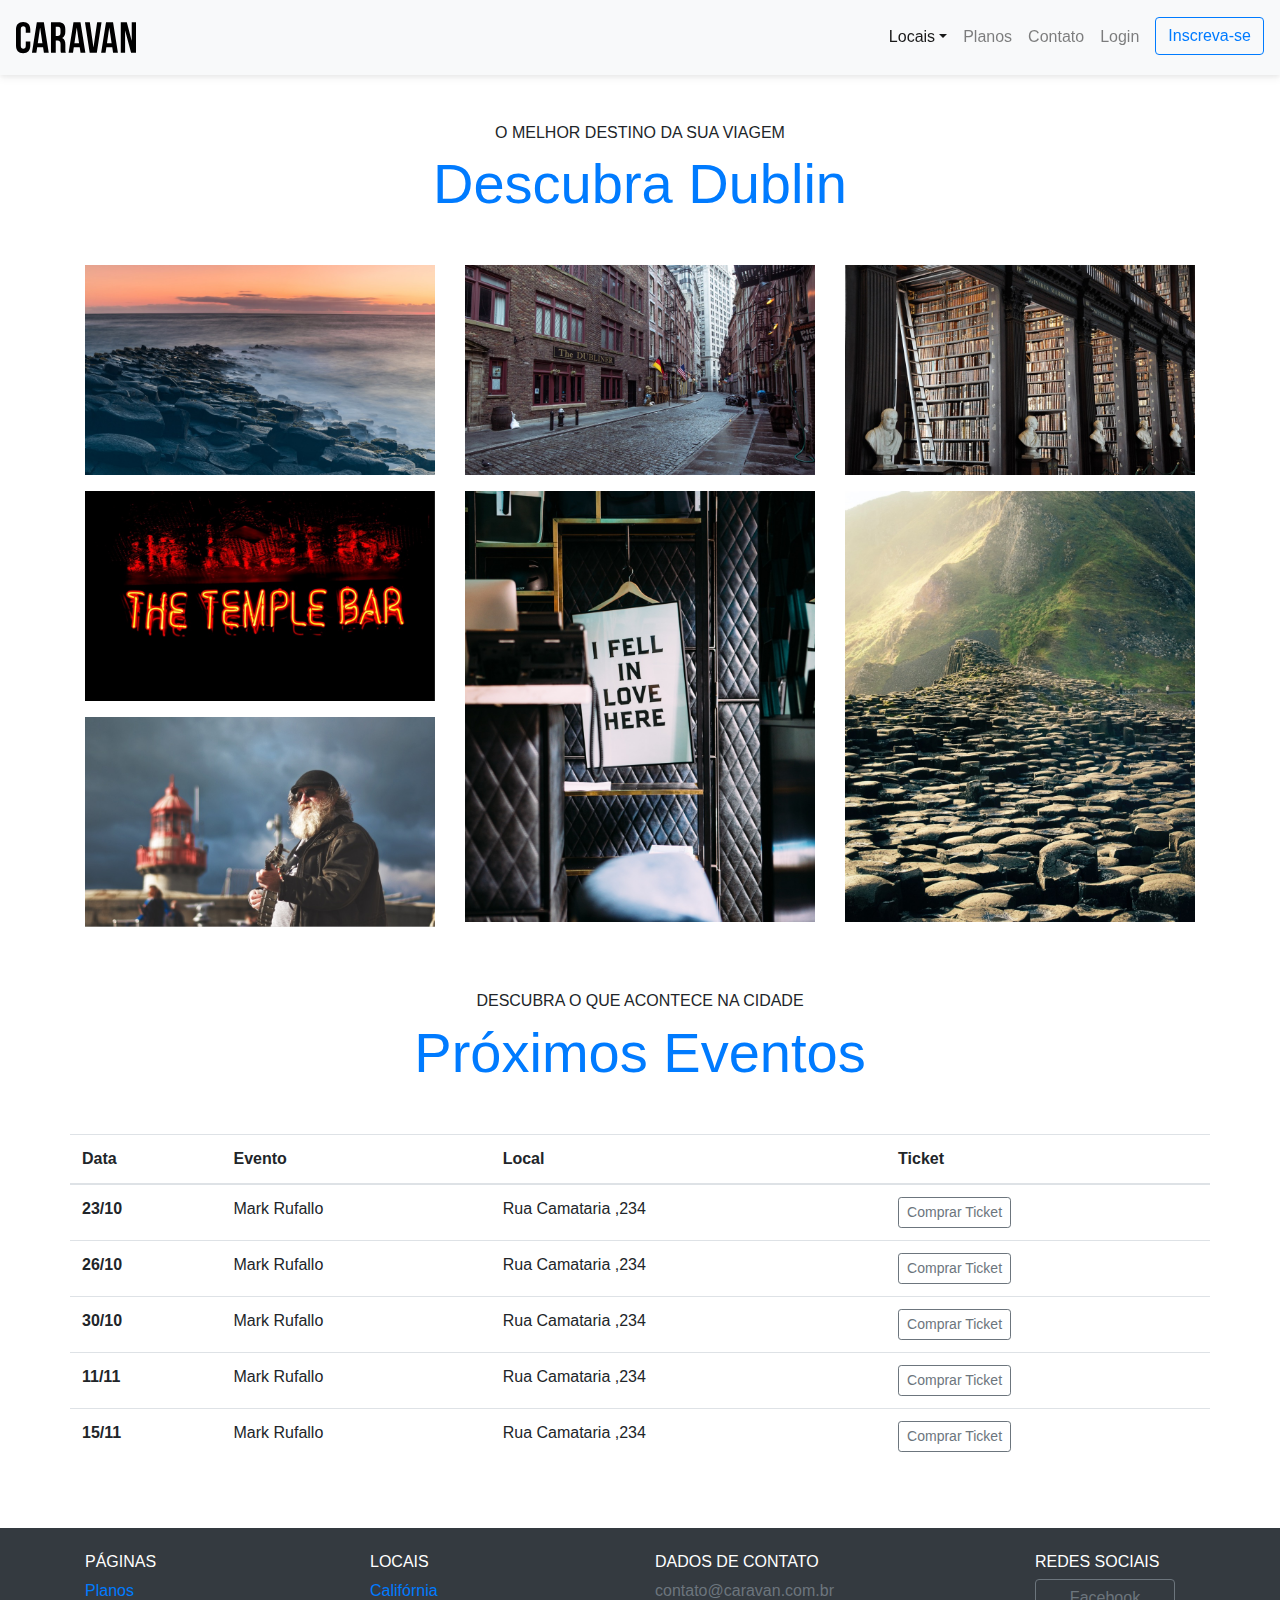
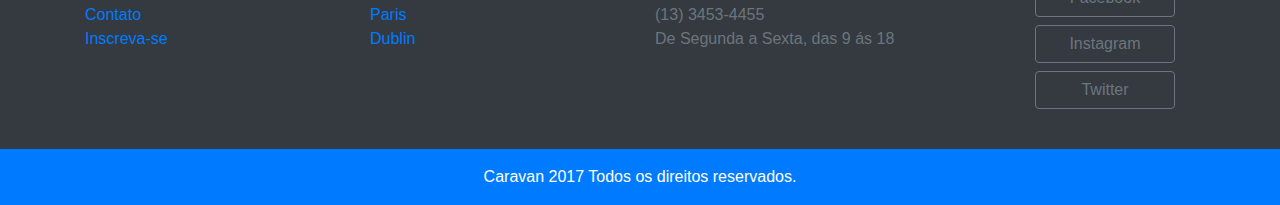
<file: local.html>
<!DOCTYPE html>
            <html lang="pt-br">
              <head>
                <meta charset="utf-8">
                <meta name="viewport" content="width=device-width, initial-scale=1, shrink-to-fit=no">
                <link rel="stylesheet" href="https://maxcdn.bootstrapcdn.com/bootstrap/4.0.0/css/bootstrap.min.css" integrity="sha384-Gn5384xqQ1aoWXA+058RXPxPg6fy4IWvTNh0E263XmFcJlSAwiGgFAW/dAiS6JXm" crossorigin="anonymous">
                <link rel="stylesheet" href="css/style.css">
                <title>Caravan - Locais</title>
              </head>
              <body>

           <!-- Modal -->
        <div class="modal fade" id="modalLogin" tabindex="-1" role="dialog" aria-labelledby="exampleModalLabel" aria-hidden="true">
          <div class="modal-dialog" role="document">
            <div class="modal-content">
              <div class="modal-header">
                <h5 class="modal-title" id="exampleModalLabel">Entre na sua conta</h5>
                <button type="button" class="close" data-dismiss="modal" aria-label="Close">
                  <span aria-hidden="true">&times;</span>
                </button>
              </div>
              <div class="modal-body">
                <form>
              <div class="form-group">
                <label for="formGroupExampleInput">Email</label>
                <input type="text" class="form-control" id="email" >
              </div>
              <div class="form-group">
                <label for="formGroupExampleInput2">Senha</label>
                <input type="password" class="form-control" id="senha">
              </div>
                <button type="submit" class="btn btn-primary">Entrar na conta</button>

                  <small class="form-text text-muted">Esqueceu a senha?<a href="">Clique aqui</a></small>
            </form>

              </div>


            </div>
          </div>
        </div>
           <!-- FECHA MODAL -->

            <nav class="navbar navbar-expand-md navbar-light bg-light fixed-top py-3 box-shadow">
                <a href="index.html" class="navbar-brand">
                    <img src="img/caravan.svg" alt="Marca">
                </a>
                <button class="navbar-toggler" type="button" data-toggle="collapse" data-target="#navbarSupportedContent" aria-controls="navbarSupportedContent" aria-expanded="false" aria-label="Toggle navigation">
                    <span class="navbar-toggler-icon"></span>
                </button>

                  <div class="collapse navbar-collapse" id="navbarSupportedContent">
                      <ul class="navbar-nav ml-auto">
                          <li class="nav-item dropdown">
                              <a class="nav-link dropdown-toggle active" href="#" id="navbarDropdown" role="button" data-toggle="dropdown" aria-haspopup="true" aria-expanded="false">Locais</a>
                              <div class="dropdown-menu" aria-labelledby="navbarDropdown">
                              <a class="dropdown-item" href="#"></a>
                              <a class="dropdown-item" href="local.html">California</a>
                                <a class="dropdown-item" href="local.html">Paris</a>
                                <a class="dropdown-item" href="local.html">Dubai</a>
                            </div>
                          </li>
                          <li class="nav-item">
                              <a class="nav-link" href="planos.html">Planos</a>
                          </li>
                          <li class="nav-item">
                              <a class="nav-link" href="contato.html">Contato</a>
                          </li>
                          <li class="nav-item">
                              <a class="nav-link" href="#" data-toggle="modal" data-target="#modalLogin">Login</a>
                          </li>
                          <li class="nav-item">
                              <a class="btn btn-outline-primary ml-md-2" href="inscricao.html">Inscreva-se</a>
                          </li>
                      </ul>
                </div>
            </nav>

            

            <section class="container">
                   <div class="my-5 text-center">
                    <span class="h6 d-block">O MELHOR DESTINO DA SUA VIAGEM</span>
                    <h2 class="display-4  text-primary">Descubra Dublin</h2>
                    </div>
                    <div class="row">
                        <div class="col-md">
                            <img class="img-fluid mb-3" src="img/local/foto-1.jpg" alt="">
                            <img class="img-fluid mb-3" src="img/local/foto-2.jpg" alt="">
                            <img class="img-fluid mb-3" src="img/local/foto-3.jpg" alt="">
                        </div>
                        <div class="col-md">
                            <img class="img-fluid mb-3" src="img/local/foto-4.jpg" alt="">
                            <img class="img-fluid mb-3" src="img/local/foto-5.jpg" alt="">
                        </div>
                        <div class="col-md">
                            <img class="img-fluid mb-3" src="img/local/foto-6.jpg" alt="">
                            <img class="img-fluid mb-3" src="img/local/foto-7.jpg" alt="">
                        </div>
                    </div>
            </section>
            
            <section class="container">
                <div class="my-5 text-center">
                    <span class="h6 d-block">DESCUBRA O QUE ACONTECE NA CIDADE</span>
                    <h2 class="display-4  text-primary">Próximos Eventos</h2>
                    </div>
                    <div class="row">
                        <table class="table table-hover table-responsive-md">
                      <thead>
                        <tr>
                          <th scope="col">Data</th>
                          <th scope="col">Evento</th>
                          <th scope="col">Local</th>
                          <th scope="col">Ticket</th>
                        </tr>
                      </thead>
                      <tbody>
                        <tr>
                          <th scope="row">23/10</th>
                          <td>Mark Rufallo</td>
                          <td>Rua Camataria ,234</td>
                          <td><a href="" class="btn btn-outline-secondary btn-sm">Comprar Ticket</a></td>
                        </tr>
                        <tr>
                          <th scope="row">26/10</th>
                          <td>Mark Rufallo</td>
                          <td>Rua Camataria ,234</td>
                          <td><a href="" class="btn btn-outline-secondary btn-sm">Comprar Ticket</a></td>
                        </tr>
                        <tr>
                          <th scope="row">30/10</th>
                          <td>Mark Rufallo</td>
                          <td>Rua Camataria ,234</td>
                          <td><a href="" class="btn btn-outline-secondary btn-sm">Comprar Ticket</a></td>
                        </tr>
                        <tr>
                          <th scope="row">11/11</th>
                          <td>Mark Rufallo</td>
                          <td>Rua Camataria ,234</td>
                          <td><a href="" class="btn btn-outline-secondary btn-sm">Comprar Ticket</a></td>
                        </tr>
                        <tr>
                          <th scope="row">15/11</th>
                          <td>Mark Rufallo</td>
                          <td>Rua Camataria ,234</td>
                          <td><a href="" class="btn btn-outline-secondary btn-sm">Comprar Ticket</a></td>
                        </tr>
                      </tbody>
                    </table>
                    </div>
            </section>

            

           

            <footer  class="bg-dark text-white py-4 mt-5">
                <div class="container">
                    <div class="row">
                        <div class="col-md-3 col-6">
                            <h4 class="h6">PÁGINAS</h4>
                            <ul class="list-unstyled">
                                <li><a href="planos.html">Planos</a></li>
                                <li><a href="contato.html">Contato</a></li>
                                <li><a href="inscricao.html">Inscreva-se</a></li>
                            </ul>
                        </div>
                         <div class="col-md-3 col-6">
                            <h4 class="h6">LOCAIS</h4>
                            <ul class="list-unstyled">
                                <li><a href="local.html">Califórnia</a></li>
                                <li><a href="local.html">Paris</a></li>
                                <li><a href="local.html">Dublin</a></li>
                            </ul>
                        </div>
                        <div class="col-md-4 col-6">
                            <h4 class="h6">DADOS DE CONTATO</h4>
                            <ul class="list-unstyled text-secondary">
                                <li>contato@caravan.com.br</li>
                                <li>(13) 3453-4455</li>
                                <li>De Segunda a Sexta, das 9 ás 18</li>
                            </ul>
                        </div>
                        <div class="col-md-2 col-6">
                            <h4 class="h6">REDES SOCIAIS</h4>
                            <ul class="list-unstyled btn-footer">
                                <li><a href="" class="btn btn-outline-secondary btn-block mb-2 ">Facebook</a></li>
                                <li><a href="" class="btn btn-outline-secondary btn-block mb-2 ">Instagram</a></li>
                                <li><a href="" class="btn btn-outline-secondary btn-block mb-2">Twitter</a></li>

                            </ul>
                        </div>
                    </div>
                </div>

            </footer>
            <div class="bg-primary text-center py-3 text-white">
                    <p class="mb-0">Caravan 2017 Todos os direitos reservados.</p>
                </div>


            <script src="https://code.jquery.com/jquery-3.2.1.slim.min.js" integrity="sha384-KJ3o2DKtIkvYIK3UENzmM7KCkRr/rE9/Qpg6aAZGJwFDMVNA/GpGFF93hXpG5KkN" crossorigin="anonymous"></script>
            <script src="https://cdnjs.cloudflare.com/ajax/libs/popper.js/1.12.9/umd/popper.min.js" integrity="sha384-ApNbgh9B+Y1QKtv3Rn7W3mgPxhU9K/ScQsAP7hUibX39j7fakFPskvXusvfa0b4Q" crossorigin="anonymous"></script>
            <script src="https://maxcdn.bootstrapcdn.com/bootstrap/4.0.0/js/bootstrap.min.js" integrity="sha384-JZR6Spejh4U02d8jOt6vLEHfe/JQGiRRSQQxSfFWpi1MquVdAyjUar5+76PVCmYl" crossorigin="anonymous"></script>
            <script type="text/javascript" src="js/app.js"></script>
          </body>
        </html>
</file>
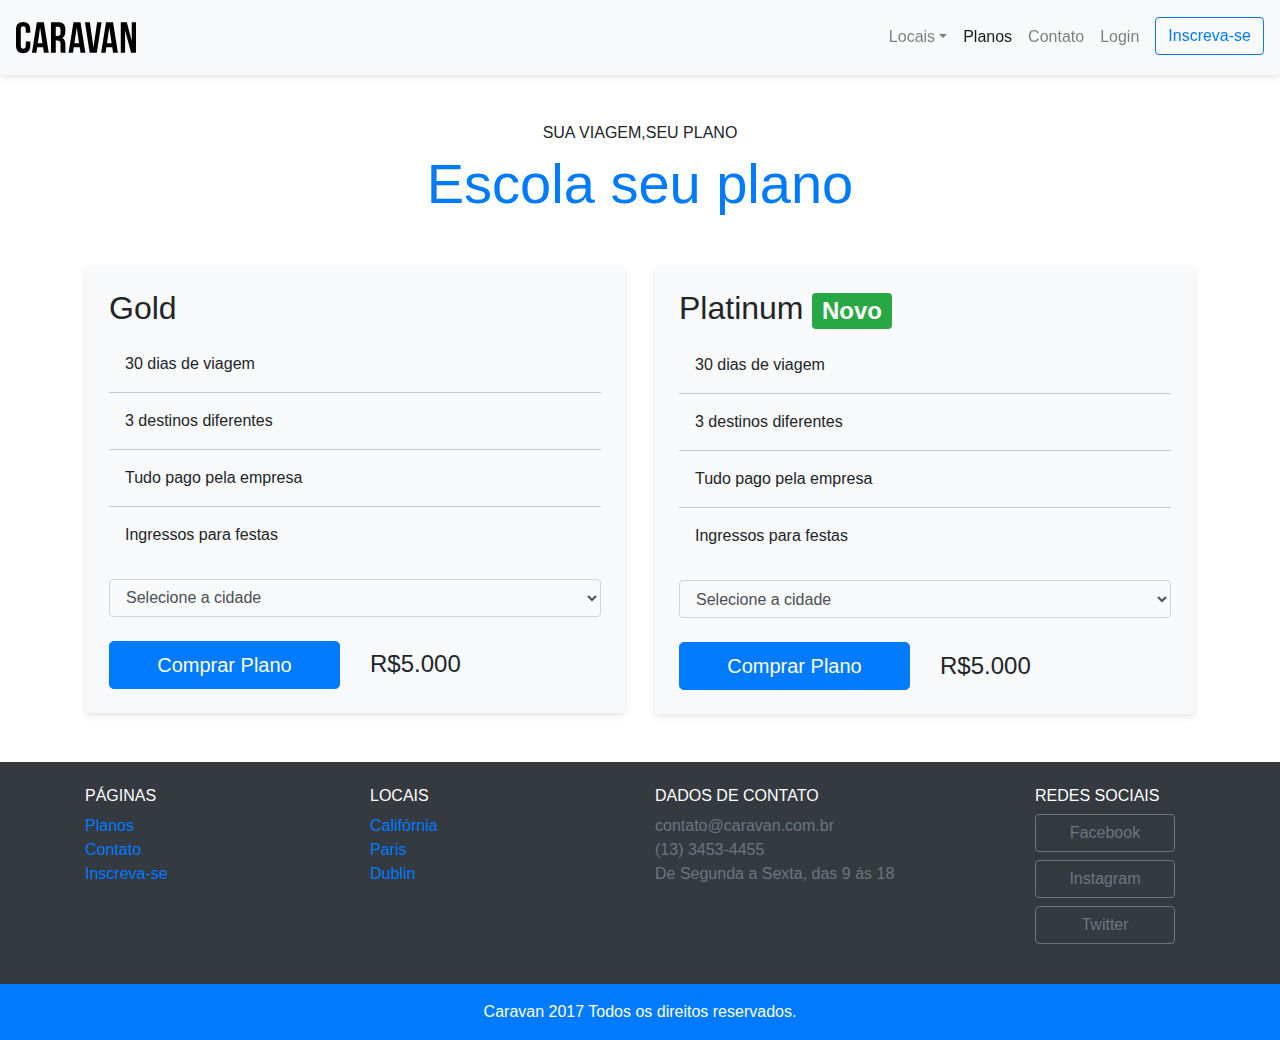
<file: planos.html>
<!DOCTYPE html>
            <html lang="pt-br">
              <head>
                <meta charset="utf-8">
                <meta name="viewport" content="width=device-width, initial-scale=1, shrink-to-fit=no">
                <link rel="stylesheet" href="https://maxcdn.bootstrapcdn.com/bootstrap/4.0.0/css/bootstrap.min.css" integrity="sha384-Gn5384xqQ1aoWXA+058RXPxPg6fy4IWvTNh0E263XmFcJlSAwiGgFAW/dAiS6JXm" crossorigin="anonymous">
                <link rel="stylesheet" href="css/style.css">
                <title>Caravan - Planos</title>
              </head>
              <body>

           <!-- Modal -->
        <div class="modal fade" id="modalLogin" tabindex="-1" role="dialog" aria-labelledby="exampleModalLabel" aria-hidden="true">
          <div class="modal-dialog" role="document">
            <div class="modal-content">
              <div class="modal-header">
                <h5 class="modal-title" id="exampleModalLabel">Entre na sua conta</h5>
                <button type="button" class="close" data-dismiss="modal" aria-label="Close">
                  <span aria-hidden="true">&times;</span>
                </button>
              </div>
              <div class="modal-body">
                <form>
              <div class="form-group">
                <label for="formGroupExampleInput">Email</label>
                <input type="text" class="form-control" id="email" >
              </div>
              <div class="form-group">
                <label for="formGroupExampleInput2">Senha</label>
                <input type="password" class="form-control" id="senha">
              </div>
                <button type="submit" class="btn btn-primary">Entrar na conta</button>

                  <small class="form-text text-muted">Esqueceu a senha?<a href="">Clique aqui</a></small>
            </form>

              </div>


            </div>
          </div>
        </div>
           <!-- FECHA MODAL -->

            <nav class="navbar navbar-expand-md navbar-light bg-light fixed-top py-3 box-shadow">
                <a href="index.html" class="navbar-brand">
                    <img src="img/caravan.svg" alt="Marca">
                </a>
                <button class="navbar-toggler" type="button" data-toggle="collapse" data-target="#navbarSupportedContent" aria-controls="navbarSupportedContent" aria-expanded="false" aria-label="Toggle navigation">
                    <span class="navbar-toggler-icon"></span>
                </button>

                  <div class="collapse navbar-collapse" id="navbarSupportedContent">
                      <ul class="navbar-nav ml-auto">
                          <li class="nav-item dropdown">
                              <a class="nav-link dropdown-toggle" href="#" id="navbarDropdown" role="button" data-toggle="dropdown" aria-haspopup="true" aria-expanded="false">Locais</a>
                              <div class="dropdown-menu" aria-labelledby="navbarDropdown">
                              <a class="dropdown-item" href="#"></a>
                              <a class="dropdown-item" href="local.html">California</a>
                                <a class="dropdown-item" href="local.html">Paris</a>
                                <a class="dropdown-item" href="local.html">Dubai</a>
                            </div>
                          </li>
                          <li class="nav-item">
                              <a class="nav-link active" href="planos.html">Planos</a>
                          </li>
                          <li class="nav-item">
                              <a class="nav-link" href="contato.html">Contato</a>
                          </li>
                          <li class="nav-item">
                              <a class="nav-link" href="#" data-toggle="modal" data-target="#modalLogin">Login</a>
                          </li>
                          <li class="nav-item">
                              <a class="btn btn-outline-primary ml-md-2" href="inscricao.html">Inscreva-se</a>
                          </li>
                      </ul>
                </div>
            </nav>

            

            <section class="container">
                   <div class="my-5 text-center">
                    <span class="h6 d-block">SUA VIAGEM,SEU PLANO</span>
                    <h2 class="display-4  text-primary">Escola seu plano</h2>
                    </div>
                    <div class="row">
                        <div class="col-md">
                            <div class="bg-light rounded p-4 box-shadow">
                            <h2>Gold</h2>
                            <ul class="lista-plano list-unstyled">
                                <li><span data-toggle="tooltip" data-placement="right" title="Isso mesmo! São 30 dias pra você aproveitar o melhor da sua viagem!">30 dias de viagem</span></li>
                                <li>3 destinos diferentes</li>
                                <li>Tudo pago pela empresa</li>
                                <li>Ingressos para festas</li>
                            </ul>
                            <form action="">
                                <div class="form-group">
                                <select class="form-control bg-light" id="inputCidades">
                                  <option>Selecione a cidade</option>
                                  <option>Califórnia</option>
                                  <option>Paris</option>
                                  <option>Dublin</option>
                                </select>
                              </div>
                            </form>
                            <div class="row align-items-center mt-4">
                                <div class="col">
                                    <a href="" class="btn btn-primary btn-lg btn-block">Comprar Plano</a>
                                </div>
                                <div class="col">
                                    <span class="h4">R$5.000</span>
                                </div>
                            </div>
                            </div>
                        </div>
                        <div class="col">
                           <div class="bg-light rounded p-4 box-shadow">
                            <h2>Platinum <span class="badge badge-success">Novo</span></h2>
                            <ul class="lista-plano list-unstyled">
                                <li>30 dias de viagem</li>
                                <li>3 destinos diferentes</li>
                                <li>Tudo pago pela empresa</li>
                                <li>Ingressos para festas</li>
                            </ul>
                            <form action="">
                                <div class="form-group">
                                <select class="form-control bg-light" id="inputCidades">
                                  <option>Selecione a cidade</option>
                                  <option>Califórnia</option>
                                  <option>Paris</option>
                                  <option>Dublin</option>
                                </select>
                              </div>
                            </form>
                            <div class="row align-items-center mt-4">
                                <div class="col">
                                    <a href="" class="btn btn-primary btn-lg btn-block">Comprar Plano</a>
                                </div>
                                <div class="col">
                                    <span class="h4">R$5.000</span>
                                </div>
                            </div>
                            </div>
                        </div>
                    </div>
            </section>
            
            

            <footer  class="bg-dark text-white py-4 mt-5">
                <div class="container">
                    <div class="row">
                        <div class="col-md-3 col-6">
                            <h4 class="h6">PÁGINAS</h4>
                            <ul class="list-unstyled">
                                <li><a href="planos.html">Planos</a></li>
                                <li><a href="contato.html">Contato</a></li>
                                <li><a href="inscricao.html">Inscreva-se</a></li>
                            </ul>
                        </div>
                         <div class="col-md-3 col-6">
                            <h4 class="h6">LOCAIS</h4>
                            <ul class="list-unstyled">
                                <li><a href="local.html">Califórnia</a></li>
                                <li><a href="local.html">Paris</a></li>
                                <li><a href="local.html">Dublin</a></li>
                            </ul>
                        </div>
                        <div class="col-md-4 col-6">
                            <h4 class="h6">DADOS DE CONTATO</h4>
                            <ul class="list-unstyled text-secondary">
                                <li>contato@caravan.com.br</li>
                                <li>(13) 3453-4455</li>
                                <li>De Segunda a Sexta, das 9 ás 18</li>
                            </ul>
                        </div>
                        <div class="col-md-2 col-6">
                            <h4 class="h6">REDES SOCIAIS</h4>
                            <ul class="list-unstyled btn-footer">
                                <li><a href="" class="btn btn-outline-secondary btn-block mb-2 ">Facebook</a></li>
                                <li><a href="" class="btn btn-outline-secondary btn-block mb-2 ">Instagram</a></li>
                                <li><a href="" class="btn btn-outline-secondary btn-block mb-2">Twitter</a></li>

                            </ul>
                        </div>
                    </div>
                </div>

            </footer>
            <div class="bg-primary text-center py-3 text-white">
                    <p class="mb-0">Caravan 2017 Todos os direitos reservados.</p>
                </div>


            <script src="https://code.jquery.com/jquery-3.2.1.slim.min.js" integrity="sha384-KJ3o2DKtIkvYIK3UENzmM7KCkRr/rE9/Qpg6aAZGJwFDMVNA/GpGFF93hXpG5KkN" crossorigin="anonymous"></script>
            <script src="https://cdnjs.cloudflare.com/ajax/libs/popper.js/1.12.9/umd/popper.min.js" integrity="sha384-ApNbgh9B+Y1QKtv3Rn7W3mgPxhU9K/ScQsAP7hUibX39j7fakFPskvXusvfa0b4Q" crossorigin="anonymous"></script>
            <script src="https://maxcdn.bootstrapcdn.com/bootstrap/4.0.0/js/bootstrap.min.js" integrity="sha384-JZR6Spejh4U02d8jOt6vLEHfe/JQGiRRSQQxSfFWpi1MquVdAyjUar5+76PVCmYl" crossorigin="anonymous"></script>
            <script type="text/javascript" src="js/app.js"></script>
          </body>
        </html>
</file>
<file: css/style.css>
body{
    padding-top: 75px; /* corrige o problema do conteudo escondido com o menu fixed no topo*/
}

.box-shadow{
    box-shadow: 0 2px 4px 0 rgba(0,0,0,.05),
                0 4px 8px 0 rgba(0,0,0,.05);
}

.icone{  /* alinha os icones que estavam desalinhados na index junto com outras propriedades da classe */
    height: 100px;
}

#home-quote{
    background: url('../img/bg-quote.jpg')center center;
    background-size: cover;
}

@media (max-width:767px){ /* alterando o tamanho da fonte do blockquote quando diminuir a tela */
    #home-quote .display-4{
        font-size: 2.5em;
    }
    
    /* retirando o header fixo quando diminuir a tela*/
    body{    
        padding-top: 0px;
    }
    .fixed-top{
        position: relative;
    }
    
    
}

/* PLANOS */
.lista-plano li + li{
    border-top: 1px solid rgba(0,0,0,0.2);
}

.lista-plano li{
    padding: 1rem;
    
}

/* footer */
.btn-footer  li a{
    max-width: 140px;
}
</file>
